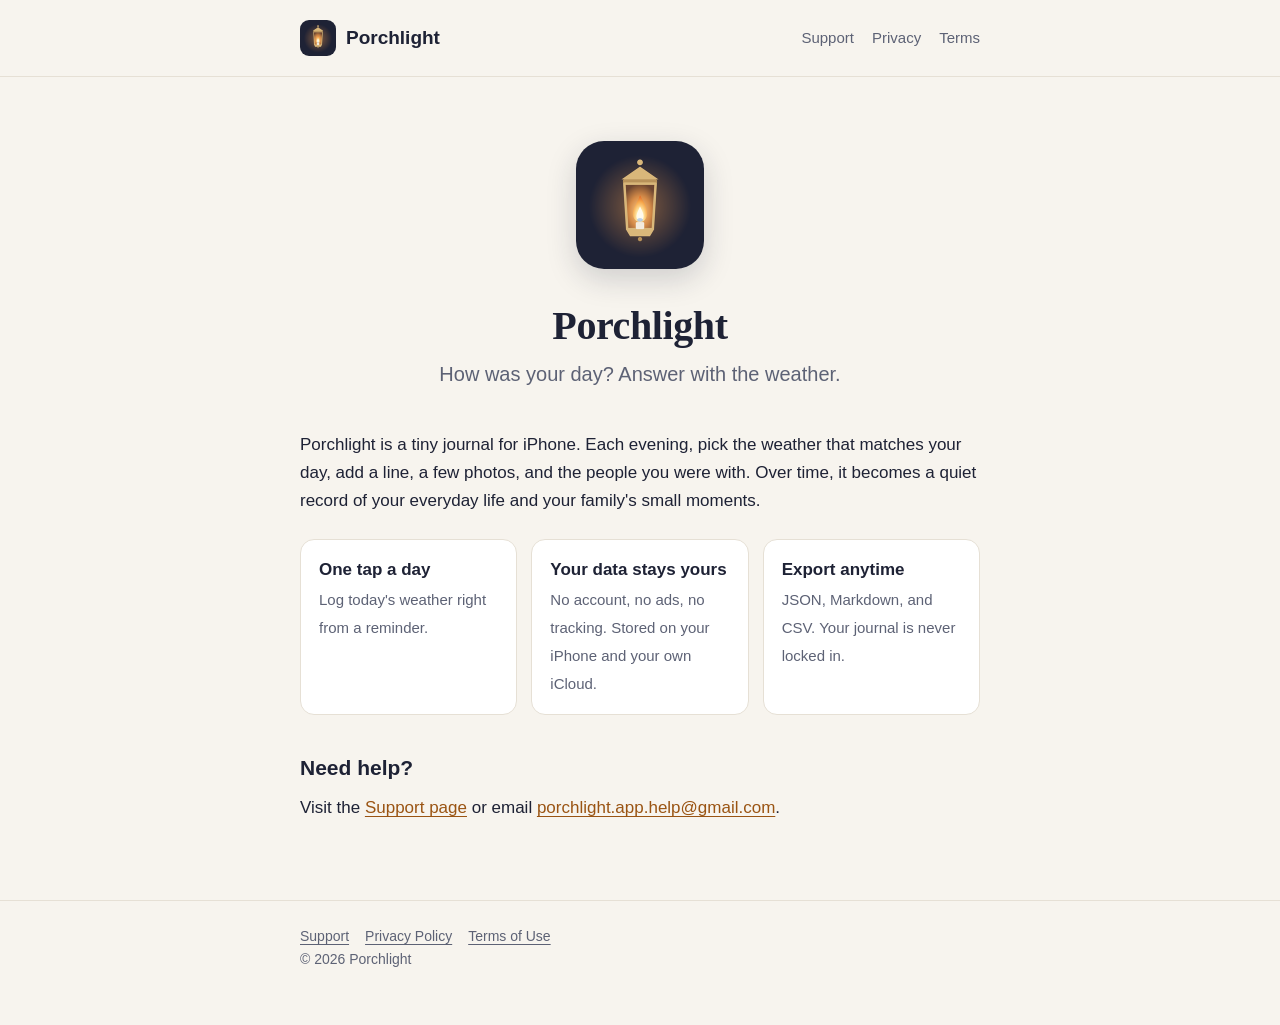
<file: index.html>
<!doctype html>
<html lang="en">
<head>
<meta charset="utf-8">
<meta name="viewport" content="width=device-width, initial-scale=1">
<title>Porchlight — A tiny journal for every day</title>
<meta name="description" content="Porchlight is a micro journal for iPhone. Answer “How was your day?” with the weather, add a line and a photo, and keep your family's everyday memories.">
<link rel="icon" type="image/png" href="favicon.png">
<link rel="apple-touch-icon" href="apple-touch-icon.png">
<link rel="stylesheet" href="style.css">
</head>
<body>
<header class="site"><div class="wrap">
<a class="brand" href=""><img src="icon.png" alt="">Porchlight</a>
<nav class="site" aria-label="Site"><a href="support/">Support</a><a href="privacy/">Privacy</a><a href="terms/">Terms</a></nav>
</div></header>
<main><div class="wrap">
<section class="hero">
<img src="icon.png" alt="Porchlight app icon">
<h1>Porchlight</h1>
<p class="tagline">How was your day? Answer with the weather.</p>
</section>
<p>Porchlight is a tiny journal for iPhone. Each evening, pick the weather that matches your day, add a line, a few photos, and the people you were with. Over time, it becomes a quiet record of your everyday life and your family's small moments.</p>
<div class="cards">
<div class="card"><strong>One tap a day</strong><span>Log today's weather right from a reminder.</span></div>
<div class="card"><strong>Your data stays yours</strong><span>No account, no ads, no tracking. Stored on your iPhone and your own iCloud.</span></div>
<div class="card"><strong>Export anytime</strong><span>JSON, Markdown, and CSV. Your journal is never locked in.</span></div>
</div>
<h2>Need help?</h2>
<p>Visit the <a href="support/">Support page</a> or email <a href="mailto:porchlight.app.help@gmail.com">porchlight.app.help@gmail.com</a>.</p>

</div></main>
<footer class="site"><div class="wrap">
<a href="support/">Support</a><a href="privacy/">Privacy Policy</a><a href="terms/">Terms of Use</a>
<p>&copy; 2026 Porchlight</p>
</div></footer>
</body>
</html>
</file>
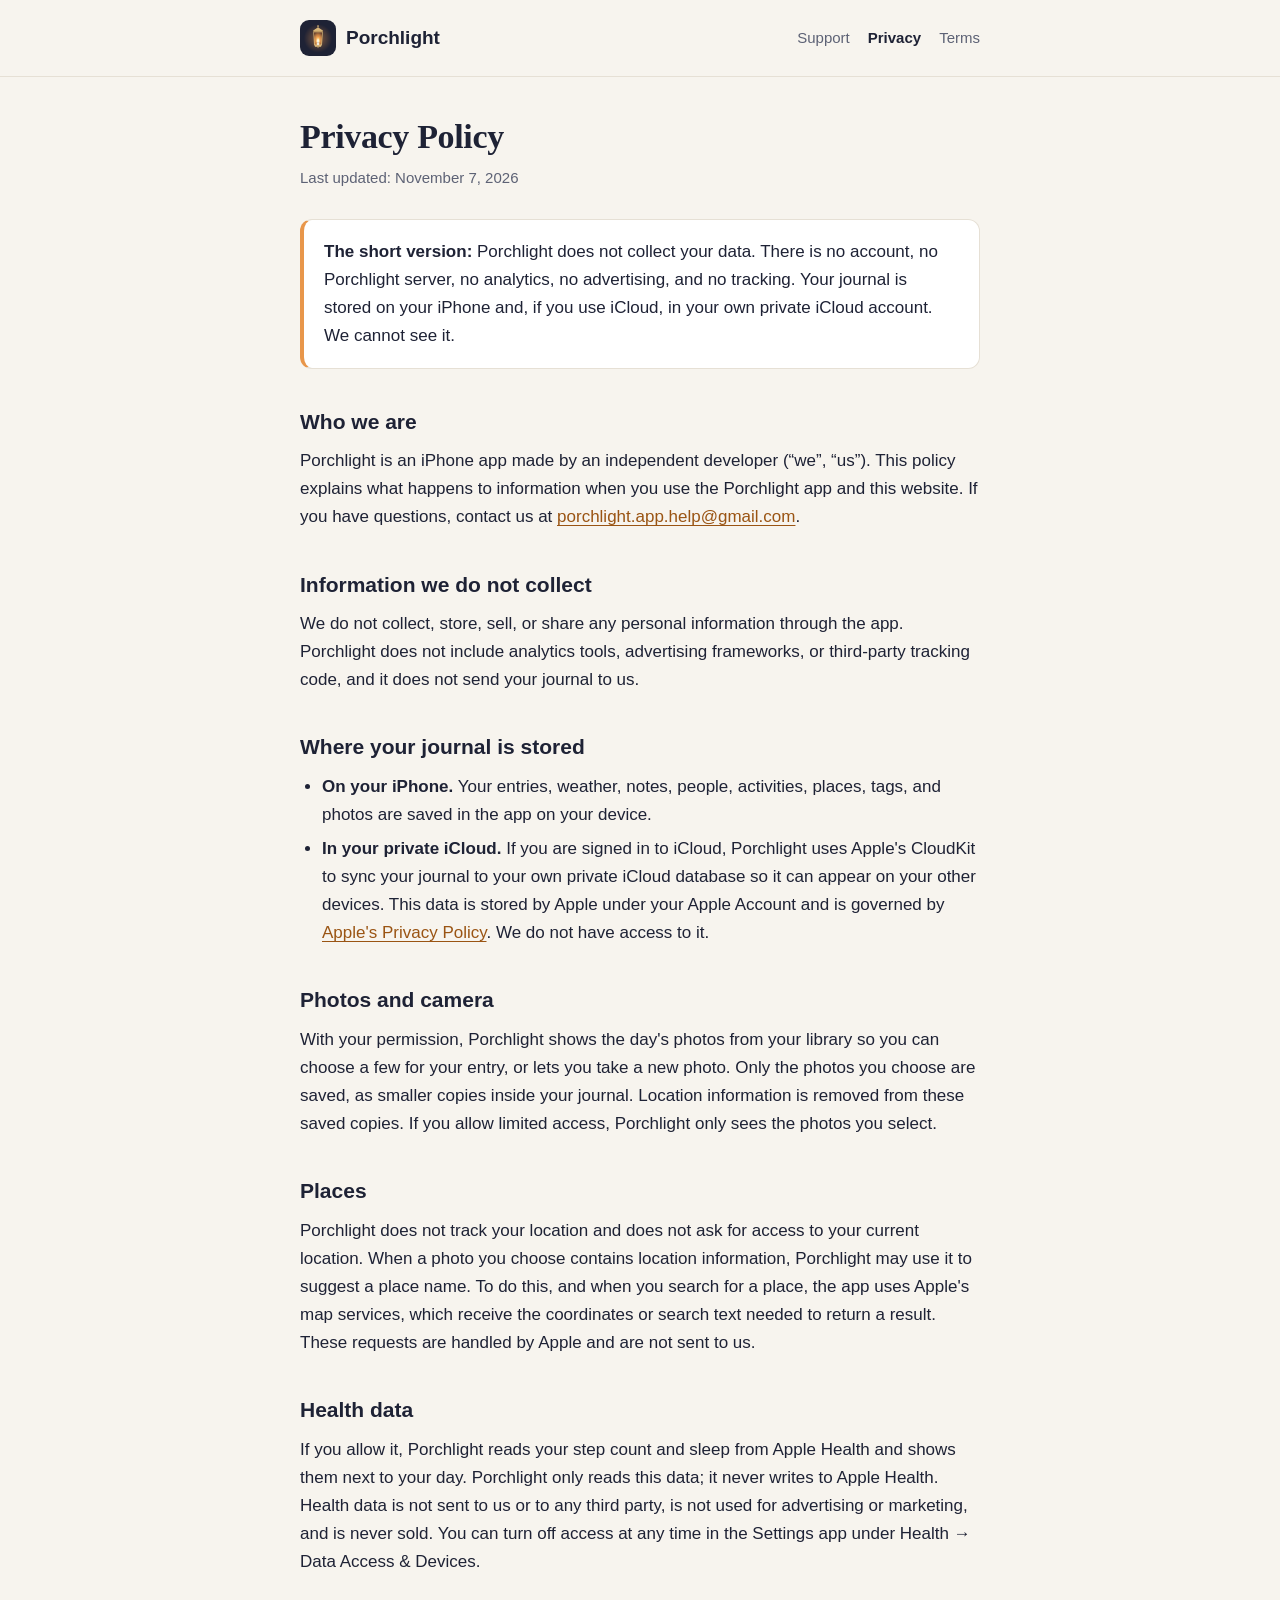
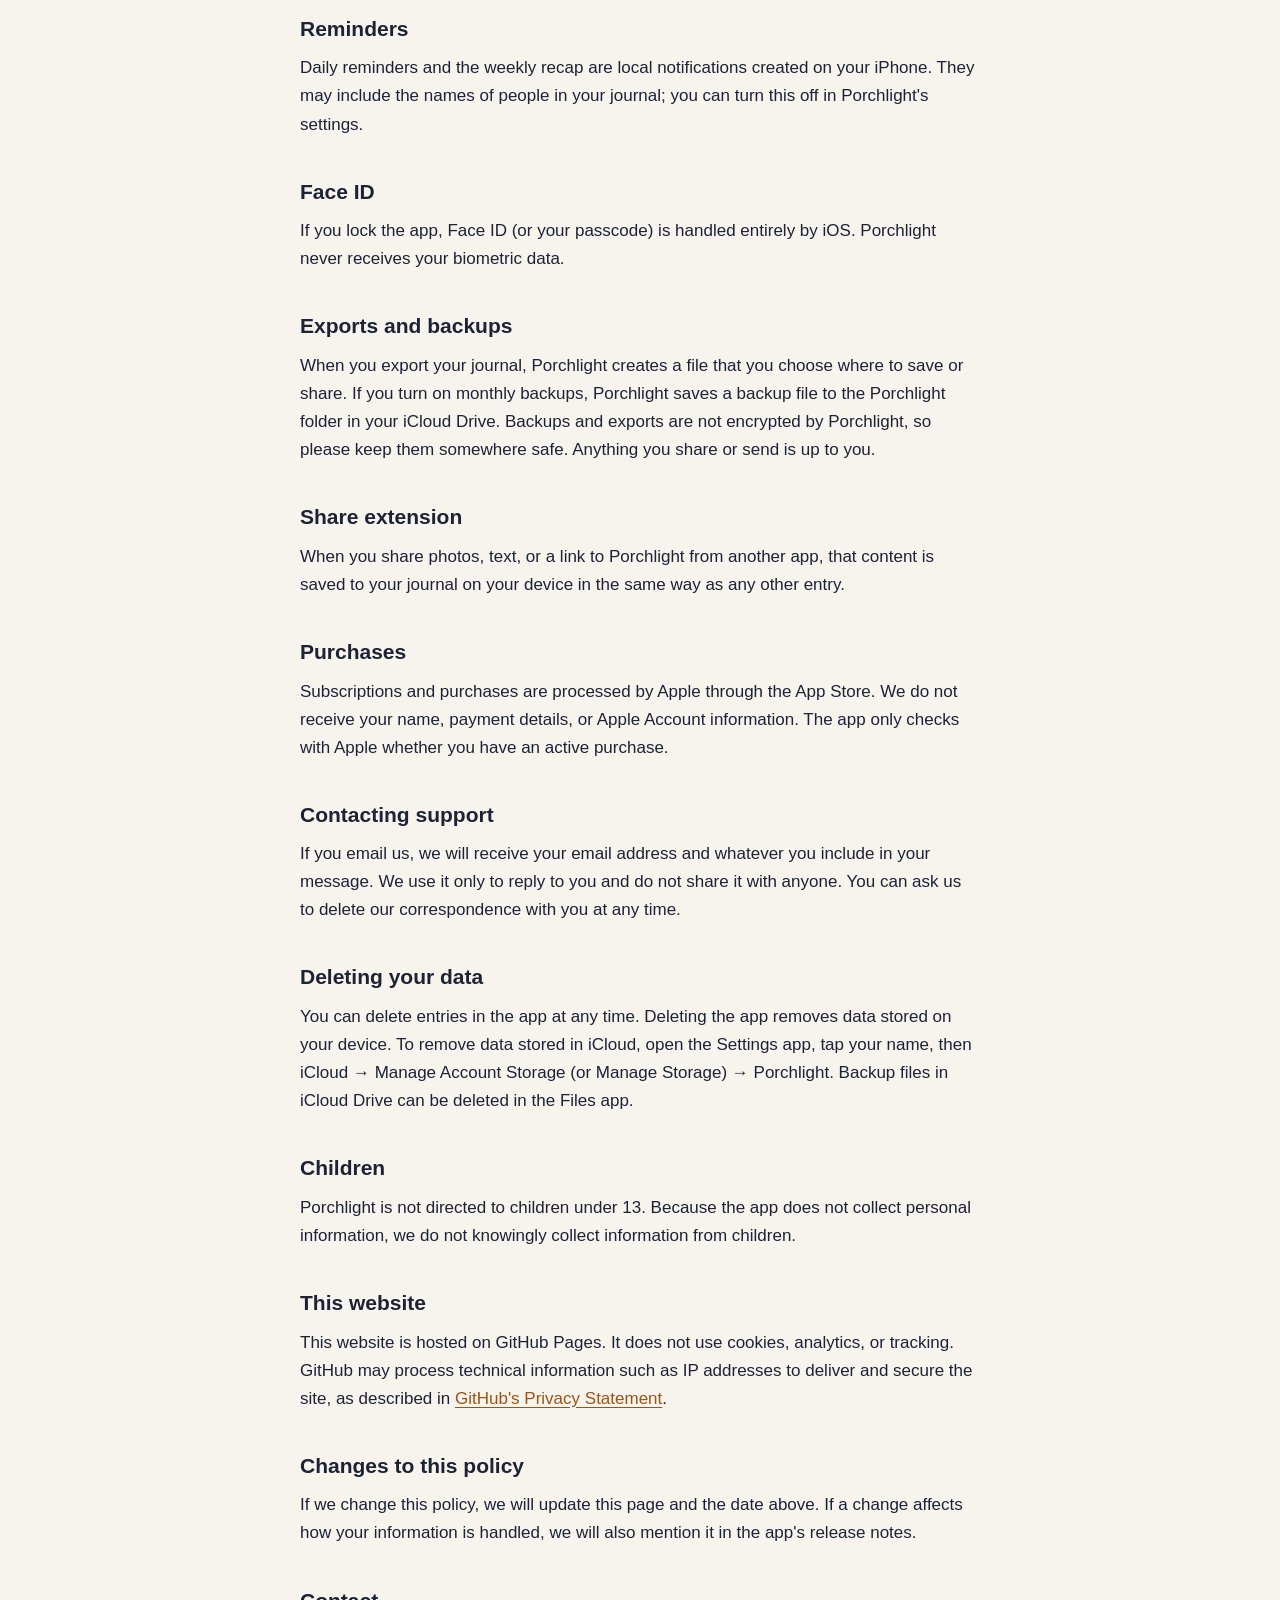
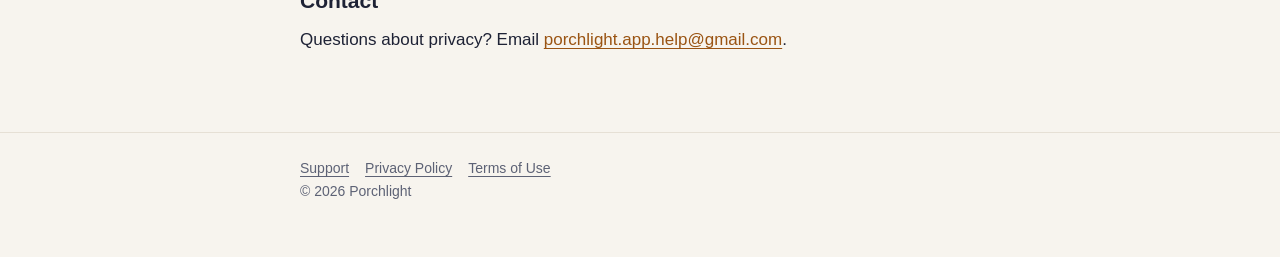
<file: privacy/index.html>
<!doctype html>
<html lang="en">
<head>
<meta charset="utf-8">
<meta name="viewport" content="width=device-width, initial-scale=1">
<title>Privacy Policy — Porchlight</title>
<meta name="description" content="How Porchlight handles your information: no account, no servers, no analytics, no ads.">
<link rel="icon" type="image/png" href="../favicon.png">
<link rel="apple-touch-icon" href="../apple-touch-icon.png">
<link rel="stylesheet" href="../style.css">
</head>
<body>
<header class="site"><div class="wrap">
<a class="brand" href="../"><img src="../icon.png" alt="">Porchlight</a>
<nav class="site" aria-label="Site"><a href="../support/">Support</a><a href="../privacy/" aria-current="page">Privacy</a><a href="../terms/">Terms</a></nav>
</div></header>
<main><div class="wrap">
<h1>Privacy Policy</h1>
<p class="meta">Last updated: November 7, 2026</p>
<div class="summary">
<p><strong>The short version:</strong> Porchlight does not collect your data. There is no account, no Porchlight server, no analytics, no advertising, and no tracking. Your journal is stored on your iPhone and, if you use iCloud, in your own private iCloud account. We cannot see it.</p>
</div>

<h2>Who we are</h2>
<p>Porchlight is an iPhone app made by an independent developer (“we”, “us”). This policy explains what happens to information when you use the Porchlight app and this website. If you have questions, contact us at <a href="mailto:porchlight.app.help@gmail.com">porchlight.app.help@gmail.com</a>.</p>

<h2>Information we do not collect</h2>
<p>We do not collect, store, sell, or share any personal information through the app. Porchlight does not include analytics tools, advertising frameworks, or third-party tracking code, and it does not send your journal to us.</p>

<h2>Where your journal is stored</h2>
<ul>
<li><strong>On your iPhone.</strong> Your entries, weather, notes, people, activities, places, tags, and photos are saved in the app on your device.</li>
<li><strong>In your private iCloud.</strong> If you are signed in to iCloud, Porchlight uses Apple's CloudKit to sync your journal to your own private iCloud database so it can appear on your other devices. This data is stored by Apple under your Apple Account and is governed by <a href="https://www.apple.com/legal/privacy/">Apple's Privacy Policy</a>. We do not have access to it.</li>
</ul>

<h2>Photos and camera</h2>
<p>With your permission, Porchlight shows the day's photos from your library so you can choose a few for your entry, or lets you take a new photo. Only the photos you choose are saved, as smaller copies inside your journal. Location information is removed from these saved copies. If you allow limited access, Porchlight only sees the photos you select.</p>

<h2>Places</h2>
<p>Porchlight does not track your location and does not ask for access to your current location. When a photo you choose contains location information, Porchlight may use it to suggest a place name. To do this, and when you search for a place, the app uses Apple's map services, which receive the coordinates or search text needed to return a result. These requests are handled by Apple and are not sent to us.</p>

<h2>Health data</h2>
<p>If you allow it, Porchlight reads your step count and sleep from Apple Health and shows them next to your day. Porchlight only reads this data; it never writes to Apple Health. Health data is not sent to us or to any third party, is not used for advertising or marketing, and is never sold. You can turn off access at any time in the Settings app under Health &rarr; Data Access &amp; Devices.</p>

<h2>Reminders</h2>
<p>Daily reminders and the weekly recap are local notifications created on your iPhone. They may include the names of people in your journal; you can turn this off in Porchlight's settings.</p>

<h2>Face ID</h2>
<p>If you lock the app, Face ID (or your passcode) is handled entirely by iOS. Porchlight never receives your biometric data.</p>

<h2>Exports and backups</h2>
<p>When you export your journal, Porchlight creates a file that you choose where to save or share. If you turn on monthly backups, Porchlight saves a backup file to the Porchlight folder in your iCloud Drive. Backups and exports are not encrypted by Porchlight, so please keep them somewhere safe. Anything you share or send is up to you.</p>

<h2>Share extension</h2>
<p>When you share photos, text, or a link to Porchlight from another app, that content is saved to your journal on your device in the same way as any other entry.</p>

<h2>Purchases</h2>
<p>Subscriptions and purchases are processed by Apple through the App Store. We do not receive your name, payment details, or Apple Account information. The app only checks with Apple whether you have an active purchase.</p>

<h2>Contacting support</h2>
<p>If you email us, we will receive your email address and whatever you include in your message. We use it only to reply to you and do not share it with anyone. You can ask us to delete our correspondence with you at any time.</p>

<h2>Deleting your data</h2>
<p>You can delete entries in the app at any time. Deleting the app removes data stored on your device. To remove data stored in iCloud, open the Settings app, tap your name, then iCloud &rarr; Manage Account Storage (or Manage Storage) &rarr; Porchlight. Backup files in iCloud Drive can be deleted in the Files app.</p>

<h2>Children</h2>
<p>Porchlight is not directed to children under 13. Because the app does not collect personal information, we do not knowingly collect information from children.</p>

<h2>This website</h2>
<p>This website is hosted on GitHub Pages. It does not use cookies, analytics, or tracking. GitHub may process technical information such as IP addresses to deliver and secure the site, as described in <a href="https://docs.github.com/en/site-policy/privacy-policies/github-general-privacy-statement">GitHub's Privacy Statement</a>.</p>

<h2>Changes to this policy</h2>
<p>If we change this policy, we will update this page and the date above. If a change affects how your information is handled, we will also mention it in the app's release notes.</p>

<h2>Contact</h2>
<p>Questions about privacy? Email <a href="mailto:porchlight.app.help@gmail.com">porchlight.app.help@gmail.com</a>.</p>

</div></main>
<footer class="site"><div class="wrap">
<a href="../support/">Support</a><a href="../privacy/">Privacy Policy</a><a href="../terms/">Terms of Use</a>
<p>&copy; 2026 Porchlight</p>
</div></footer>
</body>
</html>
</file>
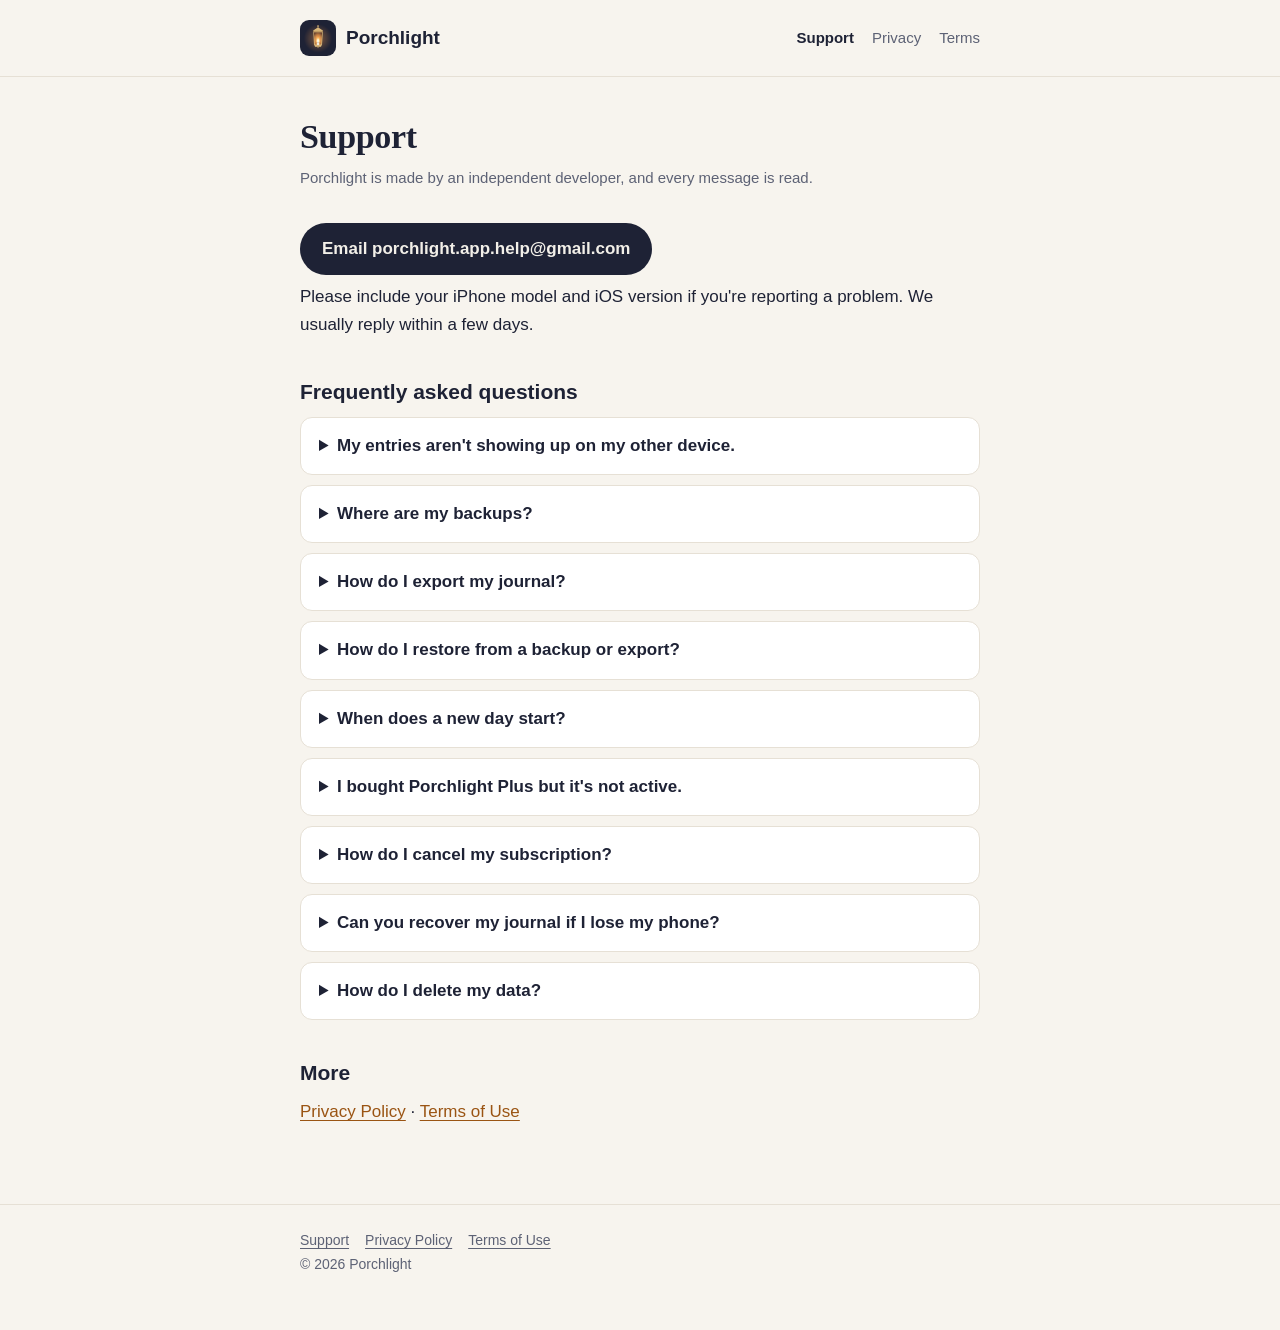
<file: support/index.html>
<!doctype html>
<html lang="en">
<head>
<meta charset="utf-8">
<meta name="viewport" content="width=device-width, initial-scale=1">
<title>Support — Porchlight</title>
<meta name="description" content="Get help with Porchlight: syncing, backups, exports, purchases, and more.">
<link rel="icon" type="image/png" href="../favicon.png">
<link rel="apple-touch-icon" href="../apple-touch-icon.png">
<link rel="stylesheet" href="../style.css">
</head>
<body>
<header class="site"><div class="wrap">
<a class="brand" href="../"><img src="../icon.png" alt="">Porchlight</a>
<nav class="site" aria-label="Site"><a href="../support/" aria-current="page">Support</a><a href="../privacy/">Privacy</a><a href="../terms/">Terms</a></nav>
</div></header>
<main><div class="wrap">
<h1>Support</h1>
<p class="meta">Porchlight is made by an independent developer, and every message is read.</p>
<a class="contact" href="mailto:porchlight.app.help@gmail.com?subject=Porchlight%20support">Email porchlight.app.help@gmail.com</a>
<p>Please include your iPhone model and iOS version if you're reporting a problem. We usually reply within a few days.</p>

<h2>Frequently asked questions</h2>
<details><summary>My entries aren't showing up on my other device.</summary>
<p>Porchlight syncs through your private iCloud. Make sure both devices are signed in to the same Apple Account, that iCloud is turned on for Porchlight (Settings &rarr; your name &rarr; iCloud), and that both devices are online. Syncing can take a few minutes.</p></details>
<details><summary>Where are my backups?</summary>
<p>When monthly backups are on, Porchlight saves a backup file to iCloud Drive &rarr; Porchlight. Open the Files app, tap Browse, then iCloud Drive. Porchlight keeps your three most recent automatic backups.</p></details>
<details><summary>How do I export my journal?</summary>
<p>Open Settings in Porchlight and choose Export. You can export as JSON (for restoring into Porchlight), Markdown, or CSV, and filter by date range or person.</p></details>
<details><summary>How do I restore from a backup or export?</summary>
<p>Open Settings in Porchlight, choose Import, and select a JSON export or backup file. You can replace your current journal or merge the two.</p></details>
<details><summary>When does a new day start?</summary>
<p>By default, a new day starts at 4:00 AM, so late-night entries still count for the day you're reflecting on. You can change this in Porchlight's settings.</p></details>
<details><summary>I bought Porchlight Plus but it's not active.</summary>
<p>Open Settings in Porchlight and tap “Restore purchases”. Make sure you're signed in with the same Apple Account you used to buy it.</p></details>
<details><summary>How do I cancel my subscription?</summary>
<p>Open the Settings app, tap your name, then Subscriptions, and choose Porchlight. Canceling stops the next renewal; you keep Plus until the end of the current period. Your journal stays on your device either way.</p></details>
<details><summary>Can you recover my journal if I lose my phone?</summary>
<p>Your journal lives on your devices and in your iCloud, not on our servers, so we can't access or recover it. If iCloud sync was on, sign in to the same Apple Account on your new iPhone and install Porchlight. You can also restore from a backup in iCloud Drive.</p></details>
<details><summary>How do I delete my data?</summary>
<p>You can delete entries in the app, or delete the app to remove data from your device. To remove iCloud data, open Settings &rarr; your name &rarr; iCloud &rarr; Manage Account Storage &rarr; Porchlight.</p></details>

<h2>More</h2>
<p><a href="../privacy/">Privacy Policy</a> &middot; <a href="../terms/">Terms of Use</a></p>

</div></main>
<footer class="site"><div class="wrap">
<a href="../support/">Support</a><a href="../privacy/">Privacy Policy</a><a href="../terms/">Terms of Use</a>
<p>&copy; 2026 Porchlight</p>
</div></footer>
</body>
</html>
</file>
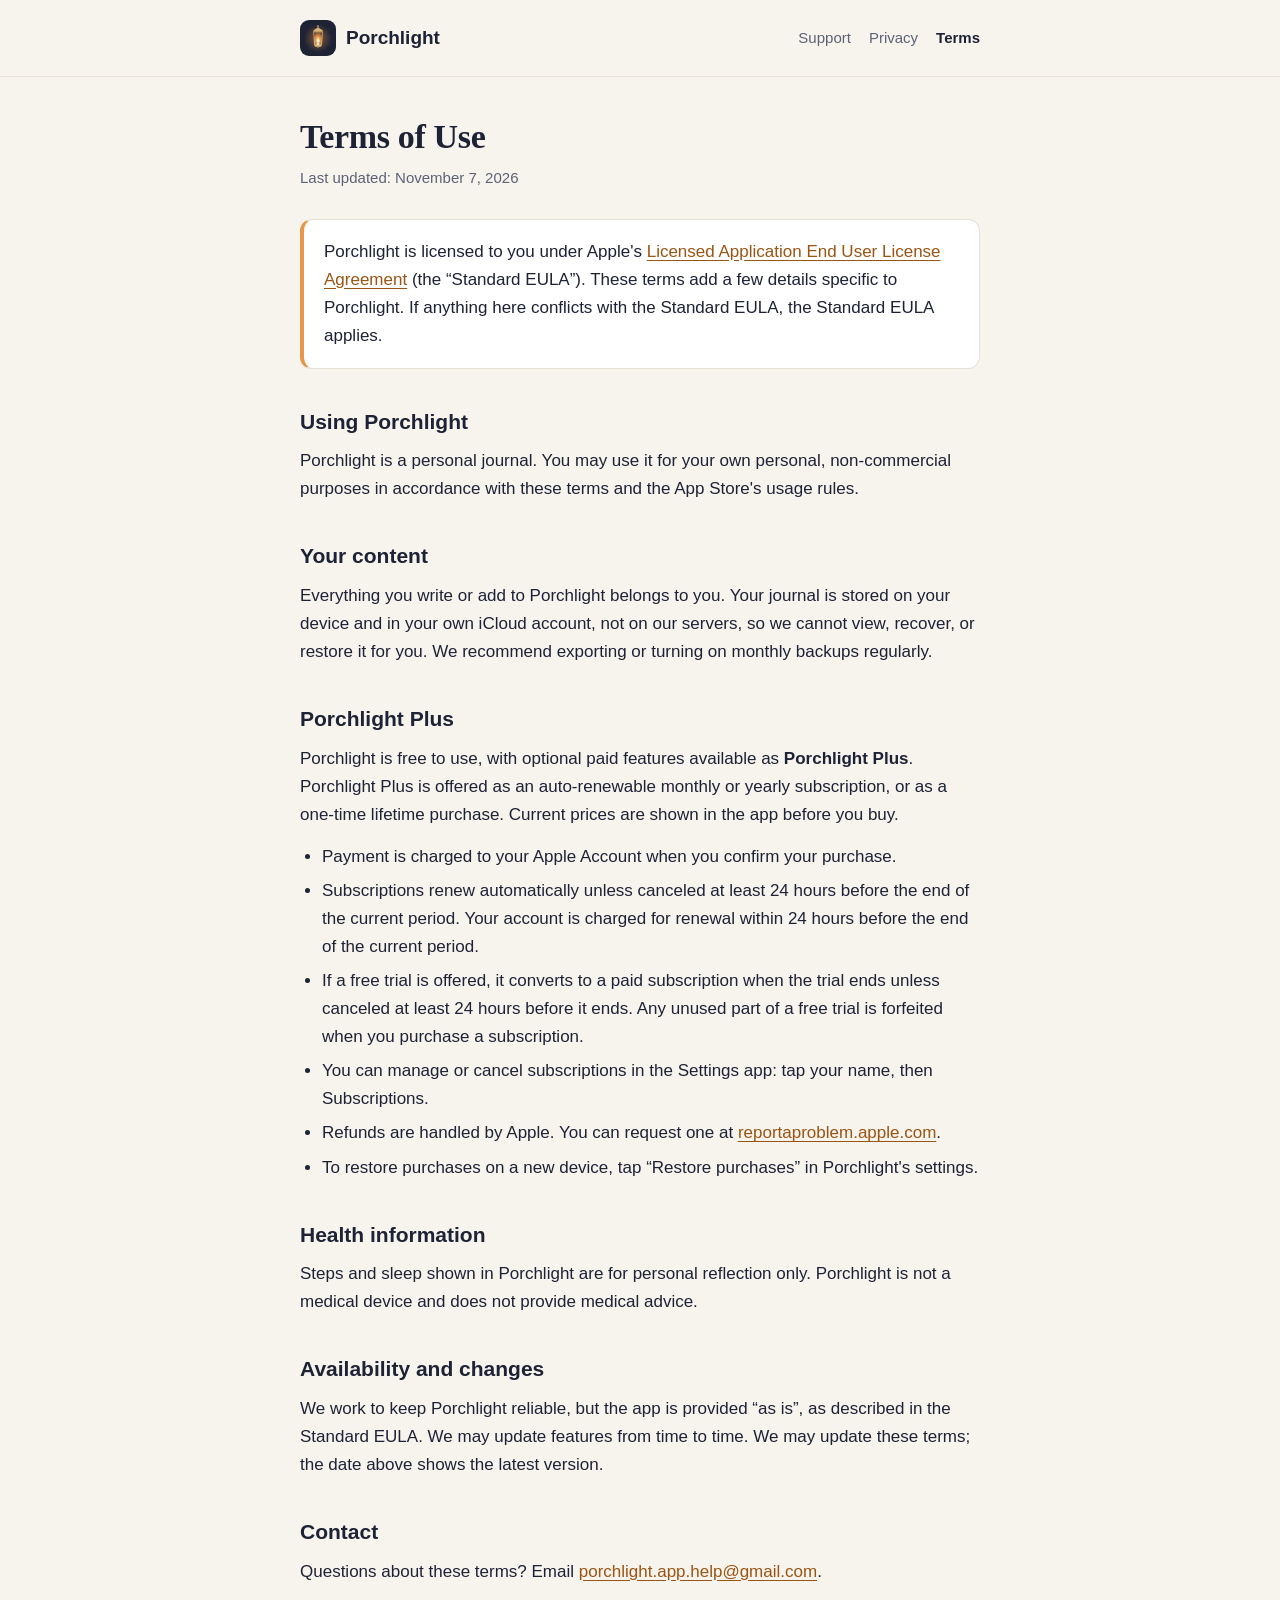
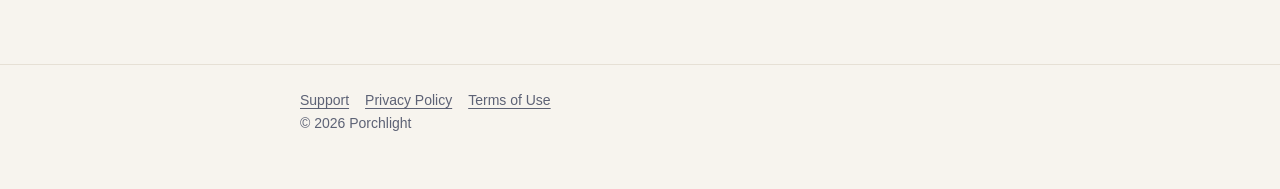
<file: terms/index.html>
<!doctype html>
<html lang="en">
<head>
<meta charset="utf-8">
<meta name="viewport" content="width=device-width, initial-scale=1">
<title>Terms of Use — Porchlight</title>
<meta name="description" content="Terms of Use for the Porchlight iPhone app, including subscriptions.">
<link rel="icon" type="image/png" href="../favicon.png">
<link rel="apple-touch-icon" href="../apple-touch-icon.png">
<link rel="stylesheet" href="../style.css">
</head>
<body>
<header class="site"><div class="wrap">
<a class="brand" href="../"><img src="../icon.png" alt="">Porchlight</a>
<nav class="site" aria-label="Site"><a href="../support/">Support</a><a href="../privacy/">Privacy</a><a href="../terms/" aria-current="page">Terms</a></nav>
</div></header>
<main><div class="wrap">
<h1>Terms of Use</h1>
<p class="meta">Last updated: November 7, 2026</p>
<div class="summary">
<p>Porchlight is licensed to you under Apple's <a href="https://www.apple.com/legal/internet-services/itunes/dev/stdeula/">Licensed Application End User License Agreement</a> (the “Standard EULA”). These terms add a few details specific to Porchlight. If anything here conflicts with the Standard EULA, the Standard EULA applies.</p>
</div>

<h2>Using Porchlight</h2>
<p>Porchlight is a personal journal. You may use it for your own personal, non-commercial purposes in accordance with these terms and the App Store's usage rules.</p>

<h2>Your content</h2>
<p>Everything you write or add to Porchlight belongs to you. Your journal is stored on your device and in your own iCloud account, not on our servers, so we cannot view, recover, or restore it for you. We recommend exporting or turning on monthly backups regularly.</p>

<h2>Porchlight Plus</h2>
<p>Porchlight is free to use, with optional paid features available as <strong>Porchlight Plus</strong>. Porchlight Plus is offered as an auto-renewable monthly or yearly subscription, or as a one-time lifetime purchase. Current prices are shown in the app before you buy.</p>
<ul>
<li>Payment is charged to your Apple Account when you confirm your purchase.</li>
<li>Subscriptions renew automatically unless canceled at least 24 hours before the end of the current period. Your account is charged for renewal within 24 hours before the end of the current period.</li>
<li>If a free trial is offered, it converts to a paid subscription when the trial ends unless canceled at least 24 hours before it ends. Any unused part of a free trial is forfeited when you purchase a subscription.</li>
<li>You can manage or cancel subscriptions in the Settings app: tap your name, then Subscriptions.</li>
<li>Refunds are handled by Apple. You can request one at <a href="https://reportaproblem.apple.com">reportaproblem.apple.com</a>.</li>
<li>To restore purchases on a new device, tap “Restore purchases” in Porchlight's settings.</li>
</ul>

<h2>Health information</h2>
<p>Steps and sleep shown in Porchlight are for personal reflection only. Porchlight is not a medical device and does not provide medical advice.</p>

<h2>Availability and changes</h2>
<p>We work to keep Porchlight reliable, but the app is provided “as is”, as described in the Standard EULA. We may update features from time to time. We may update these terms; the date above shows the latest version.</p>

<h2>Contact</h2>
<p>Questions about these terms? Email <a href="mailto:porchlight.app.help@gmail.com">porchlight.app.help@gmail.com</a>.</p>

</div></main>
<footer class="site"><div class="wrap">
<a href="../support/">Support</a><a href="../privacy/">Privacy Policy</a><a href="../terms/">Terms of Use</a>
<p>&copy; 2026 Porchlight</p>
</div></footer>
</body>
</html>
</file>
<file: style.css>
:root {
  --bg: #F7F4EE;
  --surface: #FFFFFF;
  --text: #1E2235;
  --text-2: #5D6275;
  --accent: #E8964A;
  --accent-ink: #9A5413;
  --border: #E6E0D5;
  --night: #1E2235;
  --on-night: #F2EFE8;
  color-scheme: light dark;
}
@media (prefers-color-scheme: dark) {
  :root {
    --bg: #12141F;
    --surface: #1C1F2E;
    --text: #F2EFE8;
    --text-2: #A9AEC4;
    --accent: #F0A562;
    --accent-ink: #F0A562;
    --border: #2C3044;
    --night: #F0A562;
    --on-night: #12141F;
  }
}
* { box-sizing: border-box; }
html { -webkit-text-size-adjust: 100%; }
body {
  margin: 0;
  background: var(--bg);
  color: var(--text);
  font: 17px/1.65 -apple-system, BlinkMacSystemFont, "SF Pro Text", "Segoe UI", Roboto, "Helvetica Neue", Arial, sans-serif;
}
a { color: var(--accent-ink); text-underline-offset: 3px; }
a:hover { text-decoration-thickness: 2px; }
.wrap { max-width: 720px; margin: 0 auto; padding: 0 20px; }
header.site {
  padding: 20px 0;
  border-bottom: 1px solid var(--border);
}
header.site .wrap { display: flex; align-items: center; justify-content: space-between; gap: 16px; flex-wrap: wrap; }
.brand { display: flex; align-items: center; gap: 10px; color: var(--text); text-decoration: none; font-weight: 700; font-size: 19px; }
.brand img { width: 36px; height: 36px; border-radius: 9px; }
nav.site a { color: var(--text-2); text-decoration: none; margin-left: 18px; font-size: 15px; }
nav.site a:first-child { margin-left: 0; }
nav.site a[aria-current="page"] { color: var(--text); font-weight: 600; }
main { padding: 40px 0 64px; }
h1 { font: 700 34px/1.2 ui-serif, "New York", Georgia, serif; margin: 0 0 8px; letter-spacing: -0.01em; }
h2 { font-size: 21px; margin: 36px 0 8px; }
h3 { font-size: 17px; margin: 24px 0 4px; }
p, ul { margin: 0 0 14px; }
ul { padding-left: 22px; }
li { margin-bottom: 6px; }
.meta { color: var(--text-2); font-size: 15px; margin-bottom: 28px; }
.summary {
  background: var(--surface);
  border: 1px solid var(--border);
  border-left: 4px solid var(--accent);
  border-radius: 12px;
  padding: 18px 20px;
  margin: 0 0 8px;
}
.summary p:last-child, .summary ul:last-child { margin-bottom: 0; }
.hero { text-align: center; padding: 24px 0 8px; }
.hero img { width: 128px; height: 128px; border-radius: 28px; box-shadow: 0 10px 30px rgba(30, 34, 53, 0.18); }
.hero h1 { margin-top: 24px; font-size: 40px; }
.tagline { color: var(--text-2); font-size: 20px; margin-bottom: 32px; }
.cards { display: grid; gap: 14px; grid-template-columns: repeat(auto-fit, minmax(190px, 1fr)); margin-top: 24px; text-align: left; }
.card { background: var(--surface); border: 1px solid var(--border); border-radius: 14px; padding: 16px 18px; }
.card strong { display: block; margin-bottom: 2px; }
.card span { color: var(--text-2); font-size: 15px; }
.contact {
  display: inline-block;
  background: var(--night);
  color: var(--on-night);
  border-radius: 999px;
  padding: 12px 22px;
  text-decoration: none;
  font-weight: 600;
  margin: 4px 0 8px;
}
details { background: var(--surface); border: 1px solid var(--border); border-radius: 12px; padding: 14px 18px; margin-bottom: 10px; }
summary { cursor: pointer; font-weight: 600; }
details[open] summary { margin-bottom: 8px; }
footer.site { border-top: 1px solid var(--border); padding: 24px 0 40px; color: var(--text-2); font-size: 14px; }
footer.site a { color: var(--text-2); margin-right: 16px; }
@media (max-width: 480px) {
  h1 { font-size: 28px; }
  .hero h1 { font-size: 34px; }
  nav.site a { margin-left: 14px; }
}
</file>
